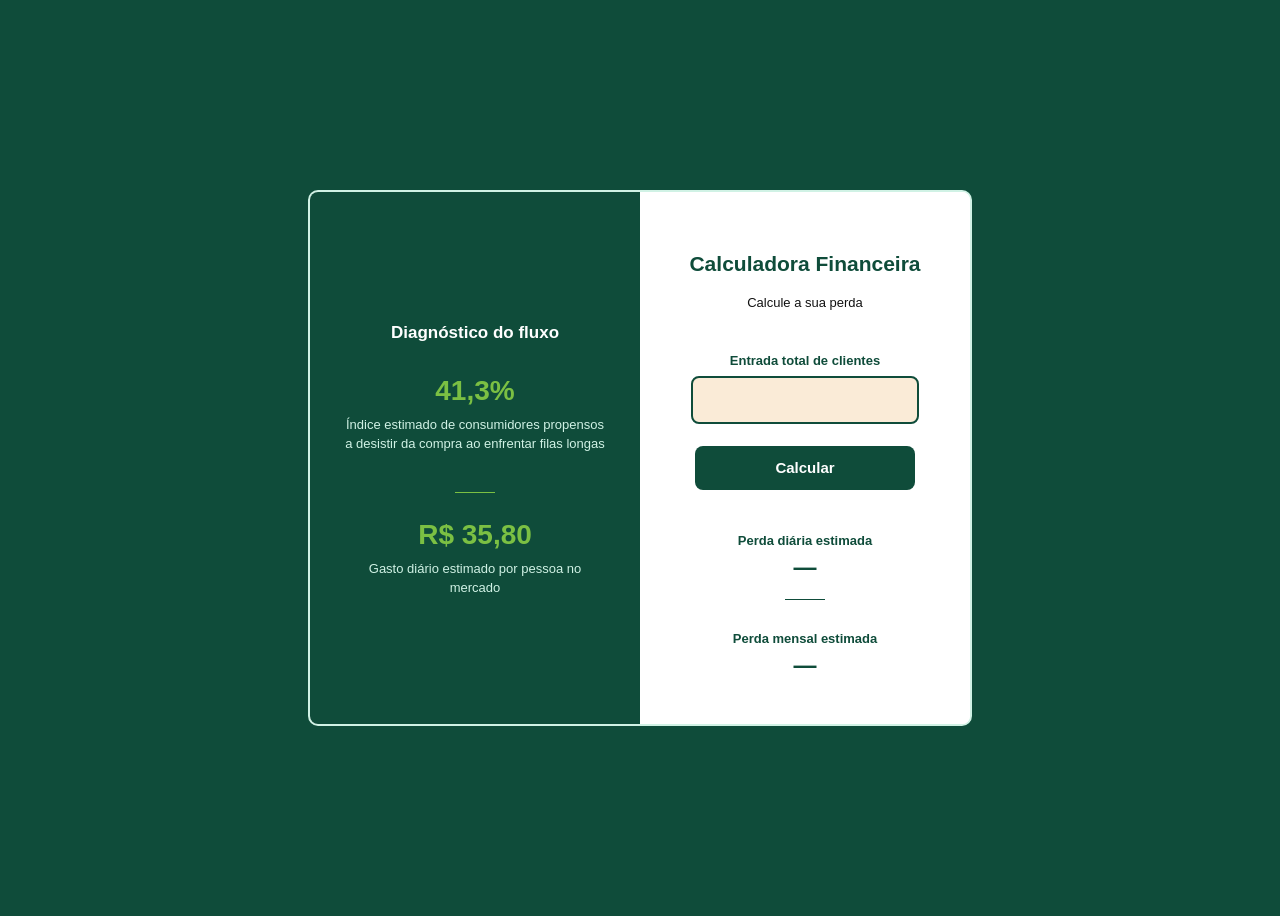
<file: Calculadora_Eduardo_Lima/index.html>
<!DOCTYPE html>
<html lang="pt-BR">

<head>

    <meta charset="UTF-8">
    <meta name="viewport" content="width=device-width, initial-scale=1.0">
    <title>FlowMarket</title>
    <link rel="stylesheet" href="style.css">

</head>

<body>

    <div class="container">

        <div class="info">
            <h3>Diagnóstico do fluxo</h3>

            <div class="estatistica">
                <span class="span-info">41,3%</span>
                <p class="p-info">Índice estimado de consumidores propensos a desistir da compra 
                    ao enfrentar filas longas</p>
            </div>

            <div class="divisor-info"></div>

            <div class="estatistica">
                <span class="span-info">R$ 35,80</span>
                <p class="p-info">Gasto diário estimado por pessoa no mercado</p>
            </div>
        </div>

        <div class="calculo">
            <h1>Calculadora Financeira</h1>
            <p class="subtitulo">Calcule a sua perda</p>

            <p class="p-calculo">Entrada total de clientes</p>
            <input class="input" id="ipt_entrada">

            <button class="button" onclick="calcular()">Calcular</button>

            <div class="resultado">
                <p class="p-resultado">Perda diária estimada</p>
                <span class="span-neutro" id="valor_diario">—</span>
            </div>

            <div class="divisor-calculo"></div>

            <div class="resultado">
                <p class="p-resultado">Perda mensal estimada</p>
                <span class="span-neutro" id="valor_mensal">—</span>
            </div>
        </div>

    </div>

</body>

<script>

    function calcular() {

        let entrada_pessoas = Number(ipt_entrada.value);
        let perda_porcent = 0.413;
        let ticket_medio = 35.8; // 1078,98 / 30
        let perda_diaria = (entrada_pessoas * perda_porcent) * ticket_medio;
        let perda_mensal = perda_diaria * 30;

        if (entrada_pessoas <= 0) {
            valor_diario.innerHTML = '<span class="span-red">Valor inválido</span>';
            valor_mensal.innerHTML = '<span class="span-red">Valor inválido</span>';
        } else {
             valor_diario.innerHTML = `<span class="span-red"> R$ ${perda_diaria.toFixed(2)} 
                </span>`;
             valor_mensal.innerHTML = `<span class="span-red"> R$ ${perda_mensal.toFixed(2)} 
                </span>`;
        }

    }

</script>

</html>
</file>
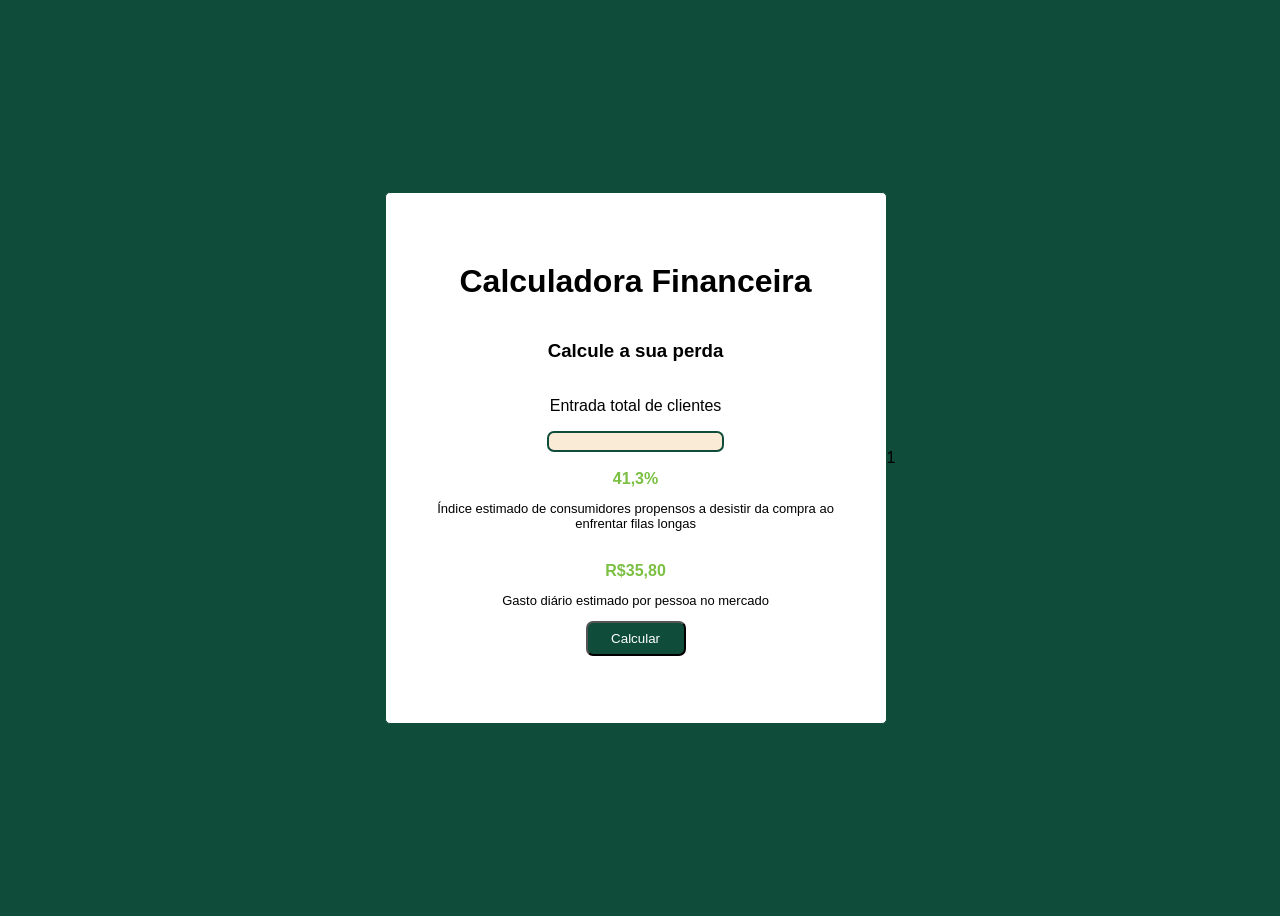
<file: Calculdora_Gabriella/index.html>
<!DOCTYPE html>
<html lang="en">

<head>
    <meta charset="UTF-8">
    <meta name="viewport" content="width=device-width, initial-scale=1.0">
    <title>Calculadora Financeira</title>
    <link rel="stylesheet" href="style.css">
    <link rel="icon" href="calculadora-icon.png" type="image/x-icon">
</head>

<body>

    <div class="container">
        <div class="conteudo">
            <H1>Calculadora Financeira</H1>
            <H3>Calcule a sua perda</H3>
            <p>Entrada total de clientes</p><input type="text" id="ipt_entrada" class="input"> <br>
            <span class="span-green">41,3%</span>
            <p class="p-style">Índice estimado de consumidores propensos a desistir da compra ao enfrentar filas longas
            </p><br>
            <span class="span-green">R$35,80</span>
            <p class="p-style">Gasto diário estimado por pessoa no mercado</p>
            <button onclick="calcular()" class="button">Calcular</button><br>
            <div id="div_exibir" class="conteudo-div_exibir"></div>
        </div>
    </div>

</body>

</html>

<script>
    function calcular() {
        let entradaPessoas = Number(ipt_entrada.value);
        let perdaPorcent = 0.41;
        let ticketMedio = 35.8; // 1078,98 / 30

        let perdaDiaria = (entradaPessoas * perdaPorcent) * ticketMedio;
        let perdaMensal = perdaDiaria * 30;

        if (entradaPessoas <= 0) {
            div_exibir.innerHTML =
                `Valor inválido. Tente Novamente!`;
        }
        else {
            div_exibir.innerHTML =
                `A perda diária é de: <br> <span class="span-red"> ${perdaDiaria.toFixed(2)} </span> <br>
            A perda mensal com base no valor diário é de: <br> <span class="span-red"> ${perdaMensal.toFixed(2)} </span>`;
        }
    }
</script>         1
</file>
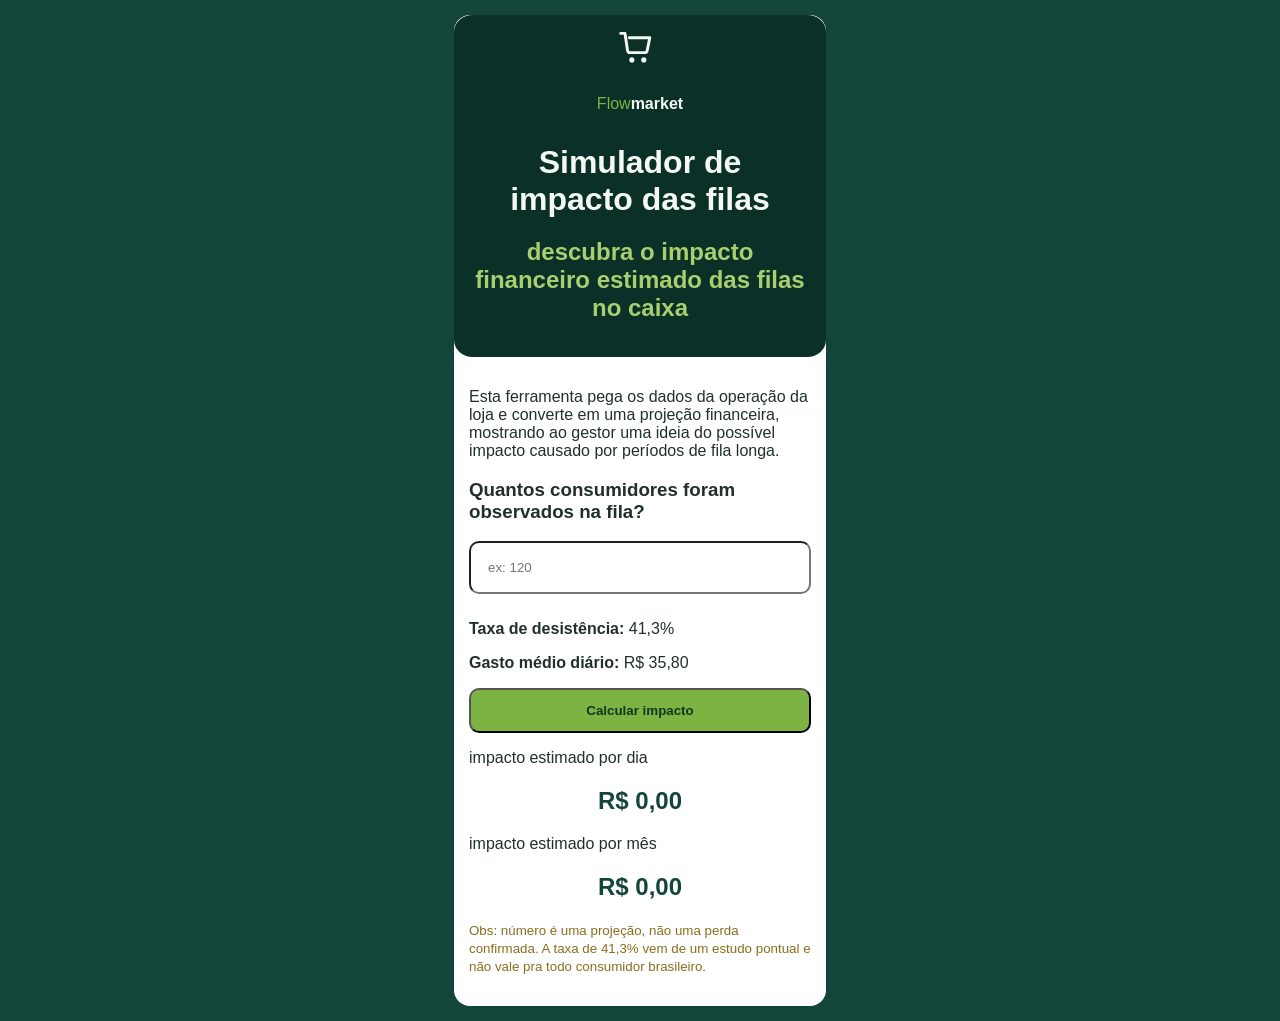
<file: calculadora.html>
<!DOCTYPE html>
<html lang="pt-BR">
<head>
    <meta charset="UTF-8">
    <meta name="viewport" content="width=device-width, initial-scale=1.0">
    <title>Flowmarket — Simulador de Impacto das Filas</title>
    <link rel="stylesheet" href="style3.css">
</head>
<body>
 
    <div class="fundo"></div>
 
    <div class="cartao">
 
        <div class="cartao__topo">
            <div class="logo">
                <svg class="logo__carrinho" viewBox="0 0 48 40" aria-hidden="true">
                    <path d="M2 4h5l3 20a3 3 0 0 0 3 2.5h17a3 3 0 0 0 3-2.5l3-15H12"
                          fill="none" stroke="currentColor" stroke-width="3.4"
                          stroke-linecap="round" stroke-linejoin="round"/>
                    <circle cx="15" cy="35" r="3" fill="currentColor"/>
                    <circle cx="29" cy="35" r="3" fill="currentColor"/>
                </svg>
                <p class="logo__texto">
                    <span class="logo__flow">Flow</span><span class="logo__market">market</span>
                </p>
            </div>
            <h1>Simulador de impacto das filas</h1>
            <h2>descubra o impacto financeiro estimado das filas no caixa</h2>
        </div>
 
        <div class="cartao__corpo">
 
            <p>
                Esta ferramenta pega os dados da operação da loja e converte
                em uma projeção financeira, mostrando ao gestor uma ideia do
                possível impacto causado por períodos de fila longa.
            </p>
 
            <h3>Quantos consumidores foram observados na fila?</h3>
            <input type="text" id="ipt_consumidores" placeholder="ex: 120"><br>
 
            <p><b>Taxa de desistência:</b> 41,3%</p>
            <p><b>Gasto médio diário:</b> R$ 35,80</p>
 
            <button onclick="calcular()">Calcular impacto</button>
 
            <p>impacto estimado por dia</p>
            <h2 id="div_exibir">R$ 0,00</h2>
 
            <p>impacto estimado por mês</p>
            <h2 id="div_exibir_mensal">R$ 0,00</h2>
 
            <p class="aviso">
                <small>
                    Obs: número é uma projeção, não uma perda confirmada.
                    A taxa de 41,3% vem de um estudo pontual e não vale pra
                    todo consumidor brasileiro.
                </small>
            </p>
 
        </div>
    </div>
 
</body>
<script>
 
function calcular() {
    let impacto = Number(ipt_consumidores.value) * 0.413 * 35.80
    let impactoMensal = impacto * 30
    let valorFormatado = impacto.toFixed(2)
    let valorMensalFormatado = impactoMensal.toFixed(2)
 
    if (impacto <= 0) {
        div_exibir.innerHTML = "digite um número de consumidores"
        div_exibir_mensal.innerHTML = "-"
    }
 
    if (impacto > 0) {
        div_exibir.innerHTML = `R$ ${valorFormatado}`
        div_exibir_mensal.innerHTML = `R$ ${valorMensalFormatado}`
    }
}
</script>
</html>
</file>
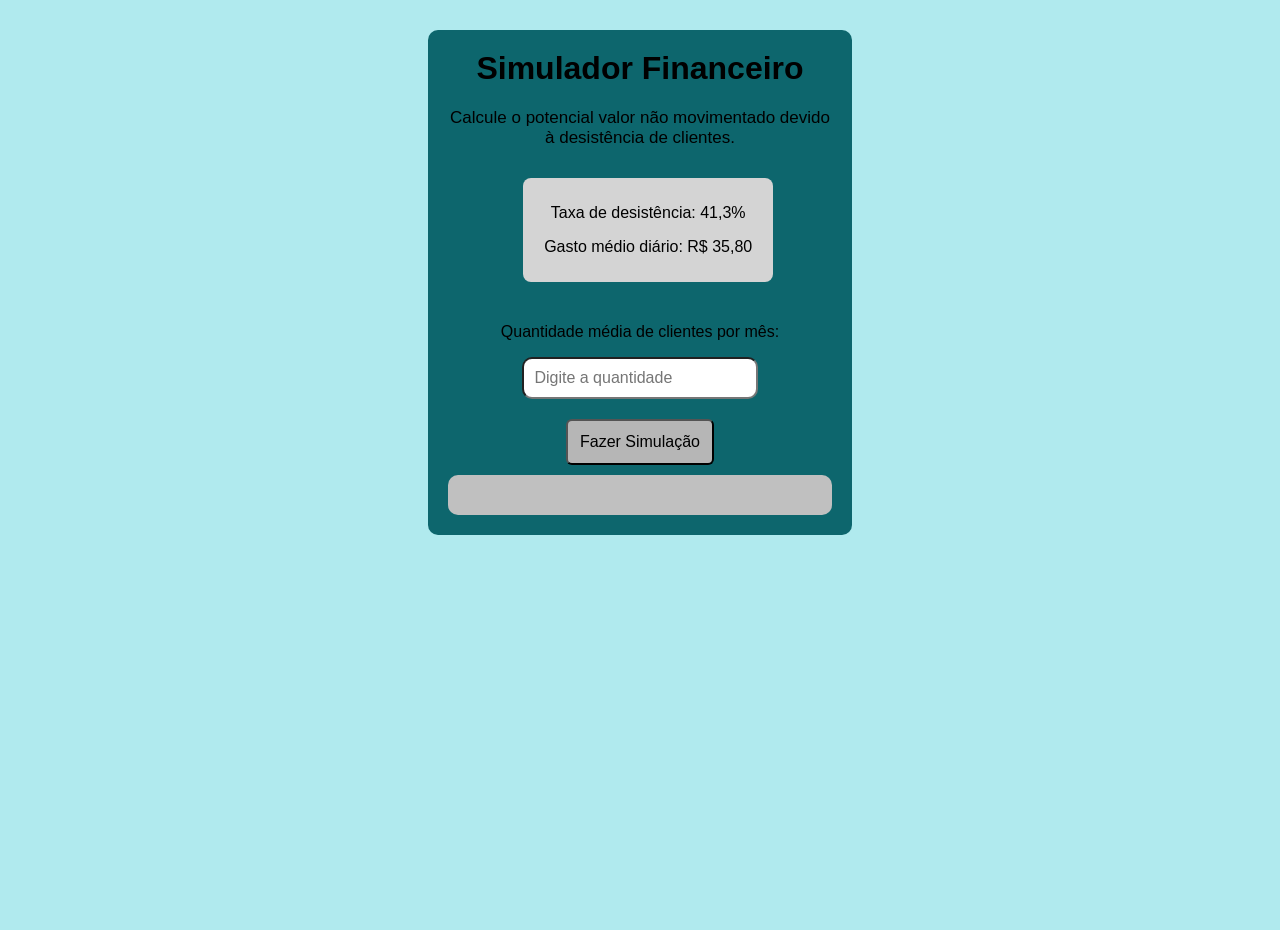
<file: Calculadora_Camilly.html>
<!DOCTYPE html> 
<html lang="pt-br"> 
<head> 
    <meta charset="UTF-8"> 
    <meta name="viewport" content="width=device-width, initial-scale=1.0"> 
    <title>Simulador Financeiro</title> 
    <link rel="stylesheet" href="Style-Camilly.css"> 
</head>
<body> 
    <div class="fundo"> 
        <div class="calculadora"> 
            <h1>Simulador Financeiro</h1> 
            <p class="descricao">Calcule o potencial valor não movimentado devido à desistência de clientes.</p> 

            <div class="informacoes"> 
                <p>Taxa de desistência: 41,3%</p> 
                <p>Gasto médio diário: R$ 35,80</p> 
            </div> 
            <div class="info_2"> 
                <p>Quantidade média de clientes por mês:</p> 
                <input id="ipt_cliente" placeholder="Digite a quantidade"> 
            </div> 
            <button onclick="clientes()">Fazer Simulação</button> 
            <div id="div_exibir" class="resultado"></div>
        </div> 
    </div> 
</body> 
</html> 
<script> 
function clientes() { 
    let ValorMensal = 1073.98; 

    let ValorDiario = ValorMensal / 30; 

    let PercentualDesistencia = 0.413; 

    let QuantClientes = Number(ipt_cliente.value);
    let TotalImaginarioMes = QuantClientes * ValorMensal; 
    let Desistencia = QuantClientes * PercentualDesistencia; 
    let PrejuizoMes = Desistencia * ValorMensal; 
    let TotalImaginarioDia = QuantClientes * ValorDiario; 
    let PrejuizoDia = (QuantClientes * PercentualDesistencia) * ValorDiario; 

    div_exibir.innerHTML = ` 
    <h2>Resultado da Simulação</h2> 
    <p class="inicio">👥 Clientes analisados: ${ipt_cliente.value}<BR> 
    💰 Valor movimentado por dia: R$ ${TotalImaginarioDia.toFixed(2)}<br> 
    📅 Valor movimentado por mês: R$ ${TotalImaginarioMes.toFixed(2)}<br> 
    ⚠️ Potencial não movimentado por dia: R$ ${PrejuizoDia.toFixed(2)}<br> 
    📉 Potencial não movimentado por mês: R$ ${PrejuizoMes.toFixed(2)}<br></p> 
    <span>Potencial de vendas:</span> ao reduzir as desistências, o supermercado pode recuperar parte desse valor. 
    <p class="observacao"> 
        Os valores são estimativas e não representam 
        lucro ou perda financeira comprovada. 
    </p> `; 

} 
</script>
</file>
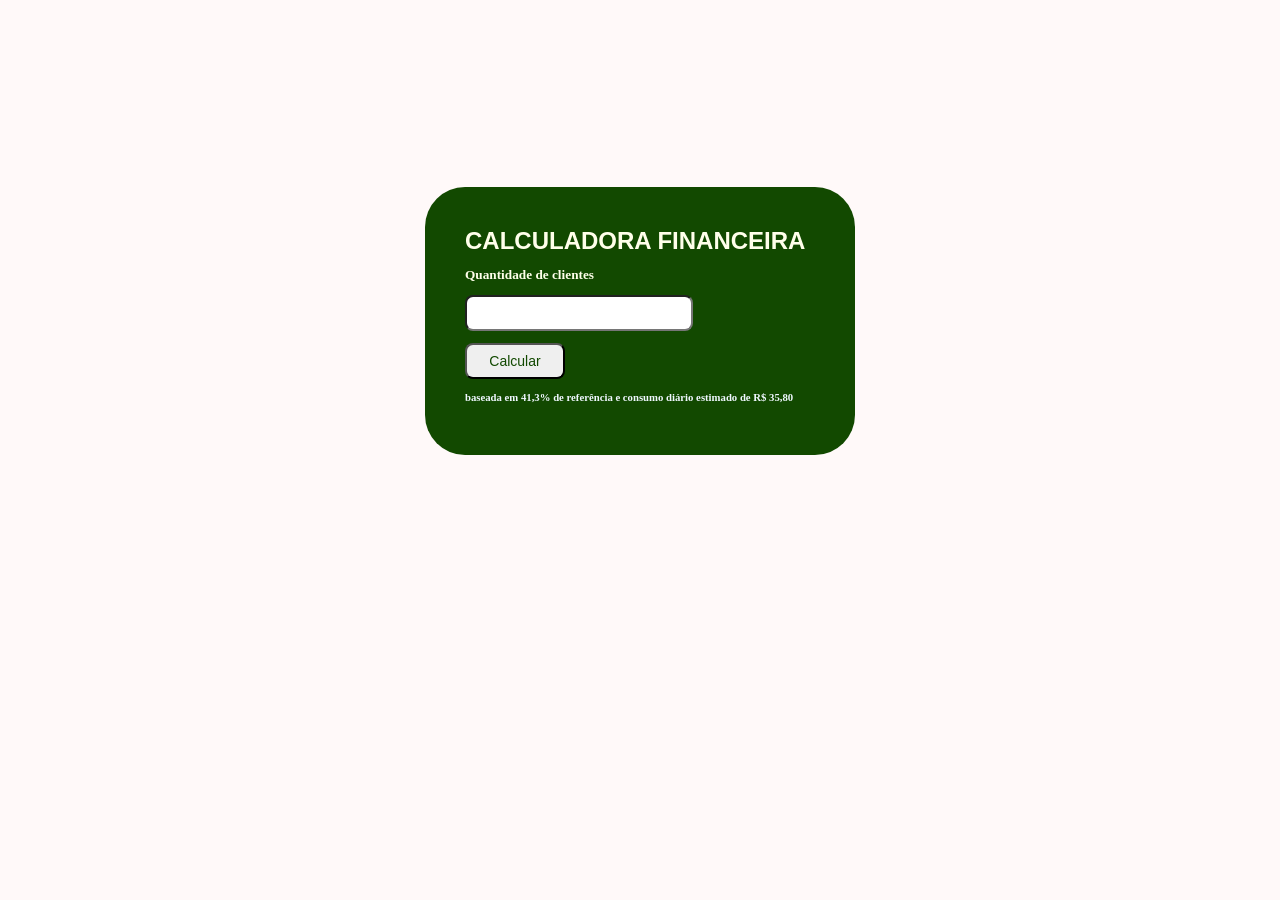
<file: Calculadora_Financeira_Central/CalculadoraPI.HTML>
<!DOCTYPE html>
<html lang="pt-br">
<head>
    <meta charset="UTF-8">
    <meta name="viewport" content="width=device-width, initial-scale=1.0">
    <title>Calculadora</title>
    <link rel="stylesheet" href="style.css">
</head>
<body>


    <div class="caixa-financeira">
        <h2>CALCULADORA FINANCEIRA</h2>
        <h5> Quantidade de clientes </h5>
        <input id="ipt_clientes" class="">
        <button onclick="button()" class="button">Calcular</button> 
        <h6> baseada em 41,3% de referência e consumo diário estimado de R$ 35,80</h6>
        <div id="div_exibir"></div>

    </div>

</body>
<script>
function button() {
let clientes = Number (ipt_clientes.value);
let perdaporcent = 0.41;
let ticketmedio = 35.8;

let perdadiaria = clientes * perdaporcent * ticketmedio;
let perdamensal = perdadiaria * 30;

div_exibir.innerHTML = `<span style="color: aliceblue;"> Potencial impacto financeiro: ${perdamensal.toFixed(2)}</span>`;

}
</script>
</html>
</file>
<file: Calculadora_Eduardo_Lima/style.css>
body {
    font-family: Arial, Helvetica, sans-serif;
    min-height: 100vh;
    display: flex;
    justify-content: center;
    align-items: center;
    background-color: #0F4C3A;
}

.container {
    background-color: white;
    border: 2px solid #D0F2E5;
    border-radius: 10px;
    width: 660px;
    display: flex;
    justify-content: center;
    overflow: hidden;
}

/* --------- informações ---------- */

.info {
    background-color: #0F4C3A;
    width: 300px;
    display: flex;
    flex-direction: column;
    justify-content: center;
    align-items: center;
    padding: 45px 35px;
}

.info h3{
    color: white;
    font-size: 17px;
    text-align: center;
    margin-bottom: 32px;
}

.estatistica {
    width: 100%;
    text-align: center;
}

.span-info {
    color: #7bc043;
    font-weight: bold;
    font-size: 28px;
}

.p-info {
    color: #D0F2E5;
    font-size: 13px;
    text-align: center;
    margin-top: 8px;
    line-height: 19px;
}

.divisor-info {
    width: 40px;
    height: 1px;
    background-color: #7BC043;
    margin: 26px auto;
}

/* --------- calculadora ---------- */

.calculo {
    background-color: white;
    width: 300px;
    display: flex;
    flex-direction: column;
    justify-content: center;
    align-items: center;
    padding: 45px 35px;
}

h1 {
    color: #0F4C3A;
    font-size: 21px;
    text-align: center;
    margin-bottom: 6px;
}

.subtitulo {
    color: #121212;
    font-size: 13px;
    text-align: center;
    margin-bottom: 30px;
}

.p-calculo {
    text-align: center;
    color: #0F4C3A;
    font-size: 13px;
    font-weight: bold;
    margin-bottom: 8px;
}

.input {
    border: 2px solid #0F4C3A;
    border-radius: 8px;
    background-color: antiquewhite;
    color: #121212;
    width: 220px;
    height: 42px;
    text-align: center;
    font-size: 15px;
    margin-bottom: 22px;
}

.button {
    background-color: #0f4c3a;
    color: white;
    border-radius: 8px;
    width: 220px;
    height: 44px;
    border: none;
    font-size: 15px;
    font-weight: bold;
    margin-bottom: 30px;
}

.resultado {
    width: 100%;
    text-align: center;
}

.p-resultado {
    color: #0f4c3a;
    font-size: 13px;
    font-weight: bold;
    margin-bottom: 6px;
}

.divisor-calculo {
    width: 40px;
    height: 1px;
    background-color: #0f4c3a;
    margin: 18px auto;
}

.span-red {
    color: red;
    font-weight: bold;
    font-size: 23px;
}

.span-neutro {
    color: #0f4c3a;
    font-weight: bold;
    font-size: 23px;
}
</file>
<file: Calculdora_Gabriella/style.css>
body {
    font-family: Arial, Helvetica, sans-serif;
    min-height: 100vh;
    /* Garante que o body ocupe 100% da altura visivel */
    display: flex;
    justify-content: center;
    align-items: center;
    background-color: #0f4c3a;
}

.container {
    background-color: white;
    border: 1px, solid, #0f4c3a;
    border-radius: 5px;
    width: 500px;
    height: 530px;
    display: flex;
    justify-content: center;
}

.conteudo {
    display: flex;
    flex-direction: column;
    justify-content: center;
    align-items: center;
    padding: 35px;
}

.button {
    background-color: #0f4c3a;
    color: white;
    border-radius: 7px;
    width: 100px;
    height: 35px;
}

.conteudo-div_exibir {
    text-align: center;
}

.span-red {
    color: red;
    font-weight: bold;
}

.span-green {
    color: #7BC043;
    font-weight: bold;
}

.p-style {
    text-align: center;
    color: black;
    font-size: small;
}


.input {
    border: 2px solid #0f4c3a;
    border-radius: 7px;
    background-color: antiquewhite;

}
</file>
<file: style3.css>
* {
    box-sizing: border-box;
}
 
body {
    margin: 0;
    height: 100%;
    font-family: Arial, sans-serif;
    color: #21302a;
    display: flex;
    align-items: center;
    justify-content: center;
    padding: 15px 20px;
     background-color: #14453b;
}
 
.cartao {
    width: 30%;
    border-radius: 16px;
    background: #ffffff;
}
 
/* Topo (verde escuro, marca Flowmarket)  */
 
.cartao__topo {
    background: #0b3028;
    padding: 15px;
    text-align: center;
    color: #f4f8f2;
    border-radius: 5%;
}
 
.logo {
    display: flex;
    flex-direction: column;
    align-items: center;
    gap: 15px;
    margin-bottom: 15px;
}
 
.logo__carrinho {
    width: 12%;
    height: 15%;
    color: #f4f8f2;
}
 
.logo__flow {
    color: #7cb342;
}
 
.logo__market {
    color: #f4f8f2;
    font-weight: bold;
}
 
.cartao__topo h1 {
    margin: 10px;
    color: #f4f8f2;
}
 
.cartao__topo h2 {
    color: #a8cf6f;
}
 
 
.cartao__corpo {
    padding: 15px;
}
 
.cartao__corpo input {
    width: 100%;
    padding: 17px;
    border-radius: 10px;
    margin-bottom: 10px;
}
 
.cartao__corpo button {
    width: 100%;
    padding: 13px;
    background: #7cb342;
    color: #143620;
    border-radius: 10px;
    font-weight: bold;
}
 
.cartao__corpo h2 {
    color: #14453b;
    text-align: center;
}
 
.aviso {
    color: #8a6d1d;
}
</file>
<file: Style-Camilly.css>
/*define que o documento deve ter a altura 100% disponível*/
/*remove a margem padrão que o navegador coloca, isso ajuda a imagem a ocupar o espaço inteiro da página*/
html{ 
    margin: 0; 
    height: 100%; 
} 

body{ 
    margin: 0; 
    height: 100%; 
    font-family: Arial, sans-serif; 
} 

.fundo{ 
    height: 100%;
    background-color: rgb(176, 234, 238);

    display: flex;
    justify-content: center;
    align-items: flex-start;
    padding-top: 30px; 
} 

/*altura 100% significa que a imagem do fundo vai ocupar 100% a altura do elemento pai 
Isso faz o fundo ocupar a altura da página.
background-cover - Aumenta ou diminui a imagem para que ela cubra todo o espaço.*/
.calculadora{ 
    width: 30%; 
    background-color: rgb(13, 102, 109); 
    padding: 20px; 
    border-radius: 10px; 
    text-align: center; 
} 

.calculadora h1{ 
    margin-top: 0; 
    font-size: 32px; 
} 

.descricao{ 
    font-size: 17px; 
} 

.informacoes{ 
    background-color: rgb(212, 212, 212); 
    padding: 10px; 
    margin-bottom: 25px;
    margin-top: 30px;  
    border-radius: 8px; 
    width: 60%; 
    margin-left: 75px;
} 

.info_2{ 
    display: flex; 
    flex-direction: column; 
    align-items: center; 
} 

.info_2 input{ 
    width: 55%; 
    padding: 10px; 
    border-radius: 10px; 
    font-size: 16px; 
} 

button{ 
    margin-top: 20px; 
    padding: 12px; 
    border-radius: 6px; 
    background-color: rgb(182, 182, 182); 
    color: rgb(0, 0, 0); 
    font-size: 16px; 
} 

.resultado{ 
    margin-top: 10px; 
    background-color: #c0c0c0; 
    border-radius: 10px; 
    padding: 20px; 
} 

.resultado h2{ 
    margin-top: 0; 
} 

.resultado span{ 
    font-weight: bold; 
} 

.inicio{ 
    text-align: left; 
} 

.observacao{ 
    font-size: 13px; 
    color: rgb(90, 90, 90); 

} 

/*Dentro do editor, complete os seguintes passos: 
Defina a divlargura para 300px 
Adicione 25px de preenchimento (espaço dentro da borda). 
Adicione uma borda de 5px em azul marinho sólido. 
Adicione 20px de margem (espaço fora da borda).
</file>
<file: Calculadora_Financeira_Central/style.css>
body {
    background-color: rgb(255, 249, 249);
    padding: 85px;
    margin: 0;
    display: flex;
    justify-content: center;
    align-items: center;
    height: 100%;
    margin-top: 8%;
}

.caixa-financeira {
    background-color: rgb(18, 73, 0);
    padding: 40px;
    width: 350px;
    border-radius: 40px;
    display: flex;
    flex-direction: column;
    justify-content: flex-start;
    gap: 12px;
}

h2 {
    color: rgb(255, 255, 234);
    font-family: Arial, Helvetica, sans-serif;
    margin: 0;
}

h5 {
    color: rgb(255, 255, 234);
    margin: 0;
}

h6 {
color: aliceblue;
margin: 0;
}

#ipt_clientes {
    width: 200px;
    padding: 8px 12px;
    border-radius: 8px;
    font-size: 14px;
}

button{
color: rgb(18, 73, 0);
 width: 100px;
    padding: 8px 10px;
    border-radius: 8px;
    font-size: 14px;
}
</file>
